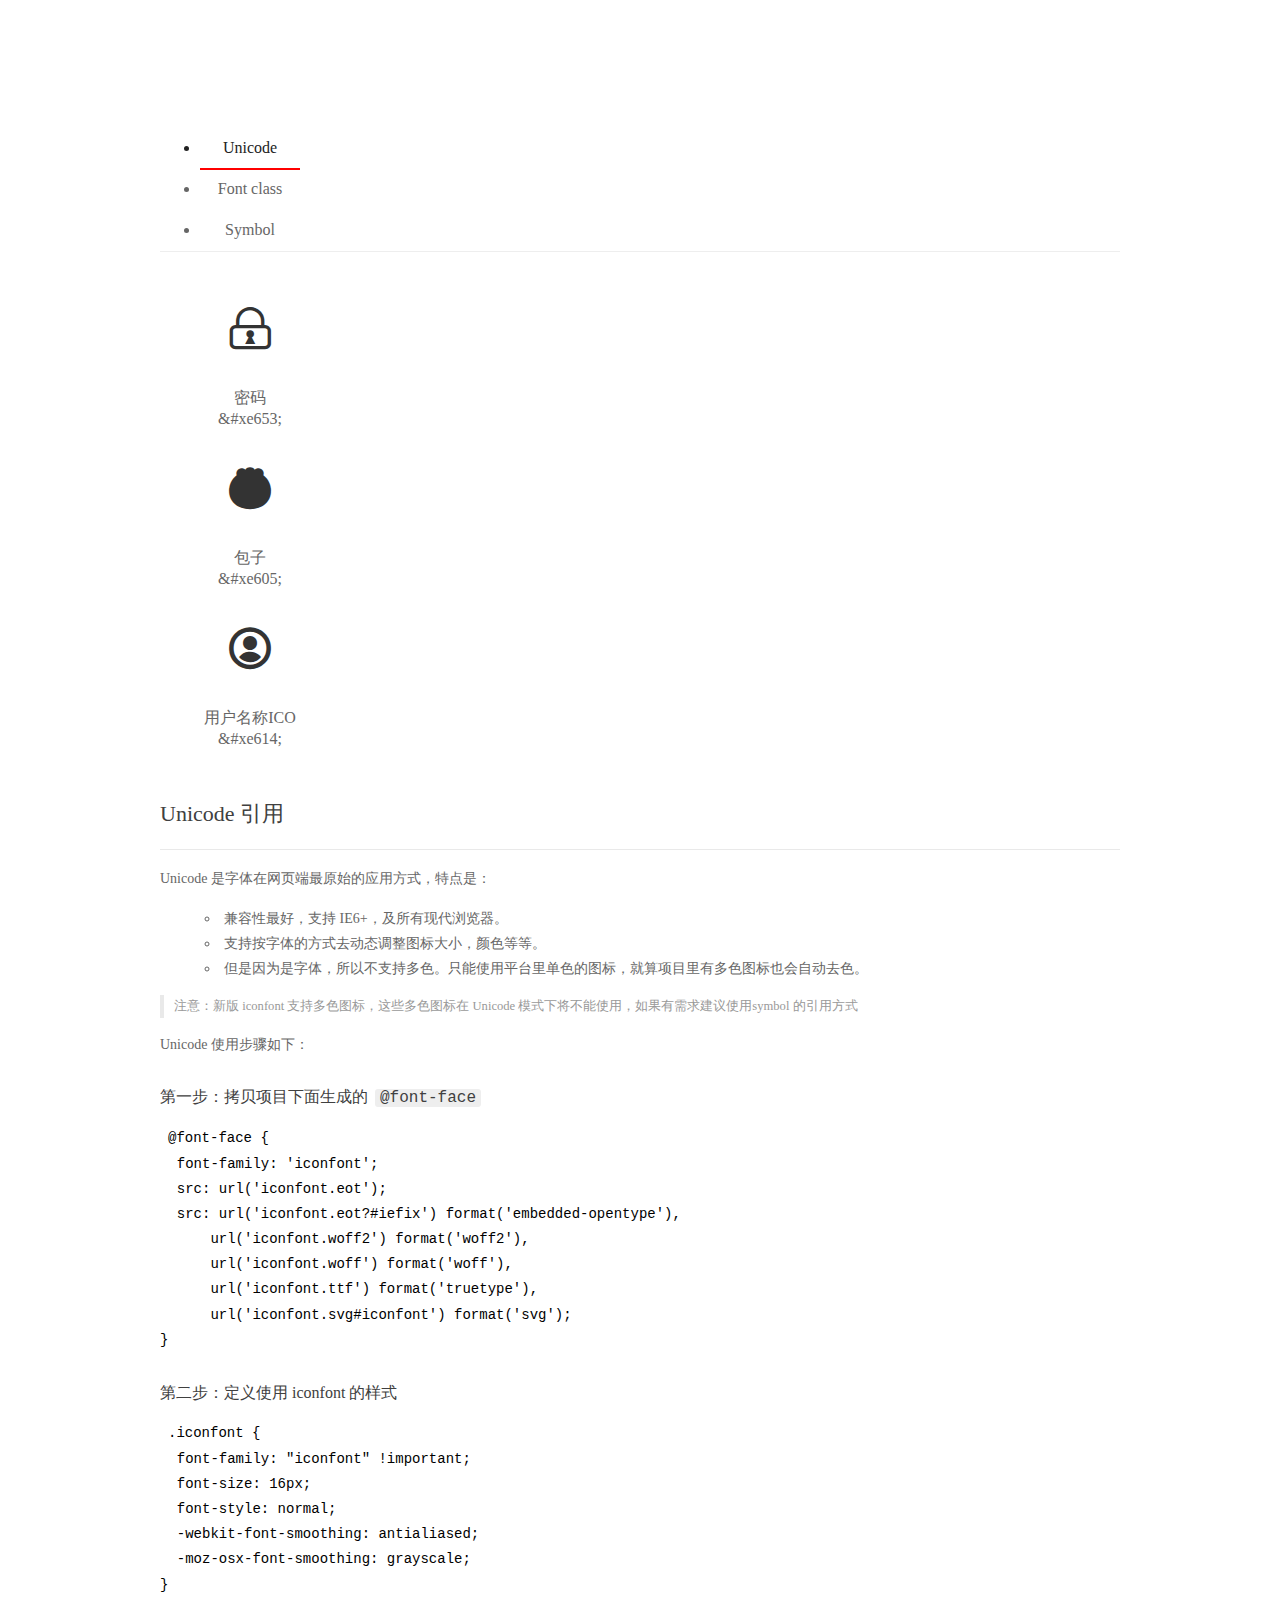
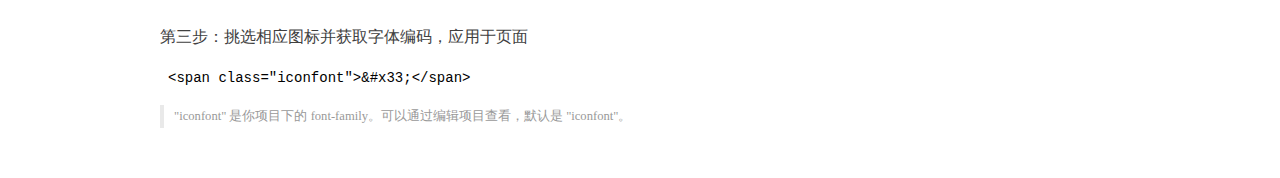
<file: download/font_pv6w05jzqt/demo_index.html>
<!DOCTYPE html>
<html>
<head>
  <meta charset="utf-8"/>
  <title>IconFont Demo</title>
  <link rel="shortcut icon" href="//img.alicdn.com/imgextra/i2/O1CN01ZyAlrn1MwaMhqz36G_!!6000000001499-73-tps-64-64.ico" type="image/x-icon"/>
  <link rel="icon" type="image/svg+xml" href="//img.alicdn.com/imgextra/i4/O1CN01EYTRnJ297D6vehehJ_!!6000000008020-55-tps-64-64.svg"/>
  <link rel="stylesheet" href="https://g.alicdn.com/thx/cube/1.3.2/cube.min.css">
  <link rel="stylesheet" href="demo.css">
  <link rel="stylesheet" href="iconfont.css">
  <script src="iconfont.js"></script>
  <!-- jQuery -->
  <script src="https://a1.alicdn.com/oss/uploads/2018/12/26/7bfddb60-08e8-11e9-9b04-53e73bb6408b.js"></script>
  <!-- 代码高亮 -->
  <script src="https://a1.alicdn.com/oss/uploads/2018/12/26/a3f714d0-08e6-11e9-8a15-ebf944d7534c.js"></script>
</head>
<body>
  <div class="main">
    <h1 class="logo"><a href="https://www.iconfont.cn/" title="iconfont 首页" target="_blank">&#xe86b;</a></h1>
    <div class="nav-tabs">
      <ul id="tabs" class="dib-box">
        <li class="dib active"><span>Unicode</span></li>
        <li class="dib"><span>Font class</span></li>
        <li class="dib"><span>Symbol</span></li>
      </ul>
      
    </div>
    <div class="tab-container">
      <div class="content unicode" style="display: block;">
          <ul class="icon_lists dib-box">
          
            <li class="dib">
              <span class="icon iconfont">&#xe653;</span>
                <div class="name">密码</div>
                <div class="code-name">&amp;#xe653;</div>
              </li>
          
            <li class="dib">
              <span class="icon iconfont">&#xe605;</span>
                <div class="name">包子</div>
                <div class="code-name">&amp;#xe605;</div>
              </li>
          
            <li class="dib">
              <span class="icon iconfont">&#xe614;</span>
                <div class="name">用户名称ICO</div>
                <div class="code-name">&amp;#xe614;</div>
              </li>
          
          </ul>
          <div class="article markdown">
          <h2 id="unicode-">Unicode 引用</h2>
          <hr>

          <p>Unicode 是字体在网页端最原始的应用方式，特点是：</p>
          <ul>
            <li>兼容性最好，支持 IE6+，及所有现代浏览器。</li>
            <li>支持按字体的方式去动态调整图标大小，颜色等等。</li>
            <li>但是因为是字体，所以不支持多色。只能使用平台里单色的图标，就算项目里有多色图标也会自动去色。</li>
          </ul>
          <blockquote>
            <p>注意：新版 iconfont 支持多色图标，这些多色图标在 Unicode 模式下将不能使用，如果有需求建议使用symbol 的引用方式</p>
          </blockquote>
          <p>Unicode 使用步骤如下：</p>
          <h3 id="-font-face">第一步：拷贝项目下面生成的 <code>@font-face</code></h3>
<pre><code class="language-css"
>@font-face {
  font-family: 'iconfont';
  src: url('iconfont.eot');
  src: url('iconfont.eot?#iefix') format('embedded-opentype'),
      url('iconfont.woff2') format('woff2'),
      url('iconfont.woff') format('woff'),
      url('iconfont.ttf') format('truetype'),
      url('iconfont.svg#iconfont') format('svg');
}
</code></pre>
          <h3 id="-iconfont-">第二步：定义使用 iconfont 的样式</h3>
<pre><code class="language-css"
>.iconfont {
  font-family: "iconfont" !important;
  font-size: 16px;
  font-style: normal;
  -webkit-font-smoothing: antialiased;
  -moz-osx-font-smoothing: grayscale;
}
</code></pre>
          <h3 id="-">第三步：挑选相应图标并获取字体编码，应用于页面</h3>
<pre>
<code class="language-html"
>&lt;span class="iconfont"&gt;&amp;#x33;&lt;/span&gt;
</code></pre>
          <blockquote>
            <p>"iconfont" 是你项目下的 font-family。可以通过编辑项目查看，默认是 "iconfont"。</p>
          </blockquote>
          </div>
      </div>
      <div class="content font-class">
        <ul class="icon_lists dib-box">
          
          <li class="dib">
            <span class="icon iconfont icon-mima"></span>
            <div class="name">
              密码
            </div>
            <div class="code-name">.icon-mima
            </div>
          </li>
          
          <li class="dib">
            <span class="icon iconfont icon-baozi"></span>
            <div class="name">
              包子
            </div>
            <div class="code-name">.icon-baozi
            </div>
          </li>
          
          <li class="dib">
            <span class="icon iconfont icon-yonghumingchengICO"></span>
            <div class="name">
              用户名称ICO
            </div>
            <div class="code-name">.icon-yonghumingchengICO
            </div>
          </li>
          
        </ul>
        <div class="article markdown">
        <h2 id="font-class-">font-class 引用</h2>
        <hr>

        <p>font-class 是 Unicode 使用方式的一种变种，主要是解决 Unicode 书写不直观，语意不明确的问题。</p>
        <p>与 Unicode 使用方式相比，具有如下特点：</p>
        <ul>
          <li>兼容性良好，支持 IE8+，及所有现代浏览器。</li>
          <li>相比于 Unicode 语意明确，书写更直观。可以很容易分辨这个 icon 是什么。</li>
          <li>因为使用 class 来定义图标，所以当要替换图标时，只需要修改 class 里面的 Unicode 引用。</li>
          <li>不过因为本质上还是使用的字体，所以多色图标还是不支持的。</li>
        </ul>
        <p>使用步骤如下：</p>
        <h3 id="-fontclass-">第一步：引入项目下面生成的 fontclass 代码：</h3>
<pre><code class="language-html">&lt;link rel="stylesheet" href="./iconfont.css"&gt;
</code></pre>
        <h3 id="-">第二步：挑选相应图标并获取类名，应用于页面：</h3>
<pre><code class="language-html">&lt;span class="iconfont icon-xxx"&gt;&lt;/span&gt;
</code></pre>
        <blockquote>
          <p>"
            iconfont" 是你项目下的 font-family。可以通过编辑项目查看，默认是 "iconfont"。</p>
        </blockquote>
      </div>
      </div>
      <div class="content symbol">
          <ul class="icon_lists dib-box">
          
            <li class="dib">
                <svg class="icon svg-icon" aria-hidden="true">
                  <use xlink:href="#icon-mima"></use>
                </svg>
                <div class="name">密码</div>
                <div class="code-name">#icon-mima</div>
            </li>
          
            <li class="dib">
                <svg class="icon svg-icon" aria-hidden="true">
                  <use xlink:href="#icon-baozi"></use>
                </svg>
                <div class="name">包子</div>
                <div class="code-name">#icon-baozi</div>
            </li>
          
            <li class="dib">
                <svg class="icon svg-icon" aria-hidden="true">
                  <use xlink:href="#icon-yonghumingchengICO"></use>
                </svg>
                <div class="name">用户名称ICO</div>
                <div class="code-name">#icon-yonghumingchengICO</div>
            </li>
          
          </ul>
          <div class="article markdown">
          <h2 id="symbol-">Symbol 引用</h2>
          <hr>

          <p>这是一种全新的使用方式，应该说这才是未来的主流，也是平台目前推荐的用法。相关介绍可以参考这篇<a href="">文章</a>
            这种用法其实是做了一个 SVG 的集合，与另外两种相比具有如下特点：</p>
          <ul>
            <li>支持多色图标了，不再受单色限制。</li>
            <li>通过一些技巧，支持像字体那样，通过 <code>font-size</code>, <code>color</code> 来调整样式。</li>
            <li>兼容性较差，支持 IE9+，及现代浏览器。</li>
            <li>浏览器渲染 SVG 的性能一般，还不如 png。</li>
          </ul>
          <p>使用步骤如下：</p>
          <h3 id="-symbol-">第一步：引入项目下面生成的 symbol 代码：</h3>
<pre><code class="language-html">&lt;script src="./iconfont.js"&gt;&lt;/script&gt;
</code></pre>
          <h3 id="-css-">第二步：加入通用 CSS 代码（引入一次就行）：</h3>
<pre><code class="language-html">&lt;style&gt;
.icon {
  width: 1em;
  height: 1em;
  vertical-align: -0.15em;
  fill: currentColor;
  overflow: hidden;
}
&lt;/style&gt;
</code></pre>
          <h3 id="-">第三步：挑选相应图标并获取类名，应用于页面：</h3>
<pre><code class="language-html">&lt;svg class="icon" aria-hidden="true"&gt;
  &lt;use xlink:href="#icon-xxx"&gt;&lt;/use&gt;
&lt;/svg&gt;
</code></pre>
          </div>
      </div>

    </div>
  </div>
  <script>
  $(document).ready(function () {
      $('.tab-container .content:first').show()

      $('#tabs li').click(function (e) {
        var tabContent = $('.tab-container .content')
        var index = $(this).index()

        if ($(this).hasClass('active')) {
          return
        } else {
          $('#tabs li').removeClass('active')
          $(this).addClass('active')

          tabContent.hide().eq(index).fadeIn()
        }
      })
    })
  </script>
</body>
</html>
</file>
<file: download/font_pv6w05jzqt/demo.css>
/* Logo 字体 */
@font-face {
  font-family: "iconfont logo";
  src: url('https://at.alicdn.com/t/font_985780_km7mi63cihi.eot?t=1545807318834');
  src: url('https://at.alicdn.com/t/font_985780_km7mi63cihi.eot?t=1545807318834#iefix') format('embedded-opentype'),
    url('https://at.alicdn.com/t/font_985780_km7mi63cihi.woff?t=1545807318834') format('woff'),
    url('https://at.alicdn.com/t/font_985780_km7mi63cihi.ttf?t=1545807318834') format('truetype'),
    url('https://at.alicdn.com/t/font_985780_km7mi63cihi.svg?t=1545807318834#iconfont') format('svg');
}

.logo {
  font-family: "iconfont logo";
  font-size: 160px;
  font-style: normal;
  -webkit-font-smoothing: antialiased;
  -moz-osx-font-smoothing: grayscale;
}

/* tabs */
.nav-tabs {
  position: relative;
}

.nav-tabs .nav-more {
  position: absolute;
  right: 0;
  bottom: 0;
  height: 42px;
  line-height: 42px;
  color: #666;
}

#tabs {
  border-bottom: 1px solid #eee;
}

#tabs li {
  cursor: pointer;
  width: 100px;
  height: 40px;
  line-height: 40px;
  text-align: center;
  font-size: 16px;
  border-bottom: 2px solid transparent;
  position: relative;
  z-index: 1;
  margin-bottom: -1px;
  color: #666;
}


#tabs .active {
  border-bottom-color: #f00;
  color: #222;
}

.tab-container .content {
  display: none;
}

/* 页面布局 */
.main {
  padding: 30px 100px;
  width: 960px;
  margin: 0 auto;
}

.main .logo {
  color: #333;
  text-align: left;
  margin-bottom: 30px;
  line-height: 1;
  height: 110px;
  margin-top: -50px;
  overflow: hidden;
  *zoom: 1;
}

.main .logo a {
  font-size: 160px;
  color: #333;
}

.helps {
  margin-top: 40px;
}

.helps pre {
  padding: 20px;
  margin: 10px 0;
  border: solid 1px #e7e1cd;
  background-color: #fffdef;
  overflow: auto;
}

.icon_lists {
  width: 100% !important;
  overflow: hidden;
  *zoom: 1;
}

.icon_lists li {
  width: 100px;
  margin-bottom: 10px;
  margin-right: 20px;
  text-align: center;
  list-style: none !important;
  cursor: default;
}

.icon_lists li .code-name {
  line-height: 1.2;
}

.icon_lists .icon {
  display: block;
  height: 100px;
  line-height: 100px;
  font-size: 42px;
  margin: 10px auto;
  color: #333;
  -webkit-transition: font-size 0.25s linear, width 0.25s linear;
  -moz-transition: font-size 0.25s linear, width 0.25s linear;
  transition: font-size 0.25s linear, width 0.25s linear;
}

.icon_lists .icon:hover {
  font-size: 100px;
}

.icon_lists .svg-icon {
  /* 通过设置 font-size 来改变图标大小 */
  width: 1em;
  /* 图标和文字相邻时，垂直对齐 */
  vertical-align: -0.15em;
  /* 通过设置 color 来改变 SVG 的颜色/fill */
  fill: currentColor;
  /* path 和 stroke 溢出 viewBox 部分在 IE 下会显示
      normalize.css 中也包含这行 */
  overflow: hidden;
}

.icon_lists li .name,
.icon_lists li .code-name {
  color: #666;
}

/* markdown 样式 */
.markdown {
  color: #666;
  font-size: 14px;
  line-height: 1.8;
}

.highlight {
  line-height: 1.5;
}

.markdown img {
  vertical-align: middle;
  max-width: 100%;
}

.markdown h1 {
  color: #404040;
  font-weight: 500;
  line-height: 40px;
  margin-bottom: 24px;
}

.markdown h2,
.markdown h3,
.markdown h4,
.markdown h5,
.markdown h6 {
  color: #404040;
  margin: 1.6em 0 0.6em 0;
  font-weight: 500;
  clear: both;
}

.markdown h1 {
  font-size: 28px;
}

.markdown h2 {
  font-size: 22px;
}

.markdown h3 {
  font-size: 16px;
}

.markdown h4 {
  font-size: 14px;
}

.markdown h5 {
  font-size: 12px;
}

.markdown h6 {
  font-size: 12px;
}

.markdown hr {
  height: 1px;
  border: 0;
  background: #e9e9e9;
  margin: 16px 0;
  clear: both;
}

.markdown p {
  margin: 1em 0;
}

.markdown>p,
.markdown>blockquote,
.markdown>.highlight,
.markdown>ol,
.markdown>ul {
  width: 80%;
}

.markdown ul>li {
  list-style: circle;
}

.markdown>ul li,
.markdown blockquote ul>li {
  margin-left: 20px;
  padding-left: 4px;
}

.markdown>ul li p,
.markdown>ol li p {
  margin: 0.6em 0;
}

.markdown ol>li {
  list-style: decimal;
}

.markdown>ol li,
.markdown blockquote ol>li {
  margin-left: 20px;
  padding-left: 4px;
}

.markdown code {
  margin: 0 3px;
  padding: 0 5px;
  background: #eee;
  border-radius: 3px;
}

.markdown strong,
.markdown b {
  font-weight: 600;
}

.markdown>table {
  border-collapse: collapse;
  border-spacing: 0px;
  empty-cells: show;
  border: 1px solid #e9e9e9;
  width: 95%;
  margin-bottom: 24px;
}

.markdown>table th {
  white-space: nowrap;
  color: #333;
  font-weight: 600;
}

.markdown>table th,
.markdown>table td {
  border: 1px solid #e9e9e9;
  padding: 8px 16px;
  text-align: left;
}

.markdown>table th {
  background: #F7F7F7;
}

.markdown blockquote {
  font-size: 90%;
  color: #999;
  border-left: 4px solid #e9e9e9;
  padding-left: 0.8em;
  margin: 1em 0;
}

.markdown blockquote p {
  margin: 0;
}

.markdown .anchor {
  opacity: 0;
  transition: opacity 0.3s ease;
  margin-left: 8px;
}

.markdown .waiting {
  color: #ccc;
}

.markdown h1:hover .anchor,
.markdown h2:hover .anchor,
.markdown h3:hover .anchor,
.markdown h4:hover .anchor,
.markdown h5:hover .anchor,
.markdown h6:hover .anchor {
  opacity: 1;
  display: inline-block;
}

.markdown>br,
.markdown>p>br {
  clear: both;
}


.hljs {
  display: block;
  background: white;
  padding: 0.5em;
  color: #333333;
  overflow-x: auto;
}

.hljs-comment,
.hljs-meta {
  color: #969896;
}

.hljs-string,
.hljs-variable,
.hljs-template-variable,
.hljs-strong,
.hljs-emphasis,
.hljs-quote {
  color: #df5000;
}

.hljs-keyword,
.hljs-selector-tag,
.hljs-type {
  color: #a71d5d;
}

.hljs-literal,
.hljs-symbol,
.hljs-bullet,
.hljs-attribute {
  color: #0086b3;
}

.hljs-section,
.hljs-name {
  color: #63a35c;
}

.hljs-tag {
  color: #333333;
}

.hljs-title,
.hljs-attr,
.hljs-selector-id,
.hljs-selector-class,
.hljs-selector-attr,
.hljs-selector-pseudo {
  color: #795da3;
}

.hljs-addition {
  color: #55a532;
  background-color: #eaffea;
}

.hljs-deletion {
  color: #bd2c00;
  background-color: #ffecec;
}

.hljs-link {
  text-decoration: underline;
}

/* 代码高亮 */
/* PrismJS 1.15.0
https://prismjs.com/download.html#themes=prism&languages=markup+css+clike+javascript */
/**
 * prism.js default theme for JavaScript, CSS and HTML
 * Based on dabblet (http://dabblet.com)
 * @author Lea Verou
 */
code[class*="language-"],
pre[class*="language-"] {
  color: black;
  background: none;
  text-shadow: 0 1px white;
  font-family: Consolas, Monaco, 'Andale Mono', 'Ubuntu Mono', monospace;
  text-align: left;
  white-space: pre;
  word-spacing: normal;
  word-break: normal;
  word-wrap: normal;
  line-height: 1.5;

  -moz-tab-size: 4;
  -o-tab-size: 4;
  tab-size: 4;

  -webkit-hyphens: none;
  -moz-hyphens: none;
  -ms-hyphens: none;
  hyphens: none;
}

pre[class*="language-"]::-moz-selection,
pre[class*="language-"] ::-moz-selection,
code[class*="language-"]::-moz-selection,
code[class*="language-"] ::-moz-selection {
  text-shadow: none;
  background: #b3d4fc;
}

pre[class*="language-"]::selection,
pre[class*="language-"] ::selection,
code[class*="language-"]::selection,
code[class*="language-"] ::selection {
  text-shadow: none;
  background: #b3d4fc;
}

@media print {

  code[class*="language-"],
  pre[class*="language-"] {
    text-shadow: none;
  }
}

/* Code blocks */
pre[class*="language-"] {
  padding: 1em;
  margin: .5em 0;
  overflow: auto;
}

:not(pre)>code[class*="language-"],
pre[class*="language-"] {
  background: #f5f2f0;
}

/* Inline code */
:not(pre)>code[class*="language-"] {
  padding: .1em;
  border-radius: .3em;
  white-space: normal;
}

.token.comment,
.token.prolog,
.token.doctype,
.token.cdata {
  color: slategray;
}

.token.punctuation {
  color: #999;
}

.namespace {
  opacity: .7;
}

.token.property,
.token.tag,
.token.boolean,
.token.number,
.token.constant,
.token.symbol,
.token.deleted {
  color: #905;
}

.token.selector,
.token.attr-name,
.token.string,
.token.char,
.token.builtin,
.token.inserted {
  color: #690;
}

.token.operator,
.token.entity,
.token.url,
.language-css .token.string,
.style .token.string {
  color: #9a6e3a;
  background: hsla(0, 0%, 100%, .5);
}

.token.atrule,
.token.attr-value,
.token.keyword {
  color: #07a;
}

.token.function,
.token.class-name {
  color: #DD4A68;
}

.token.regex,
.token.important,
.token.variable {
  color: #e90;
}

.token.important,
.token.bold {
  font-weight: bold;
}

.token.italic {
  font-style: italic;
}

.token.entity {
  cursor: help;
}
</file>
<file: download/font_pv6w05jzqt/iconfont.css>
@font-face {font-family: "iconfont";
  src: url('iconfont.eot?t=1617196851972'); /* IE9 */
  src: url('iconfont.eot?t=1617196851972#iefix') format('embedded-opentype'), /* IE6-IE8 */
  url('[data-uri]') format('woff2'),
  url('iconfont.woff?t=1617196851972') format('woff'),
  url('iconfont.ttf?t=1617196851972') format('truetype'), /* chrome, firefox, opera, Safari, Android, iOS 4.2+ */
  url('iconfont.svg?t=1617196851972#iconfont') format('svg'); /* iOS 4.1- */
}

.iconfont {
  font-family: "iconfont" !important;
  font-size: 16px;
  font-style: normal;
  -webkit-font-smoothing: antialiased;
  -moz-osx-font-smoothing: grayscale;
}

.icon-mima:before {
  content: "\e653";
}

.icon-baozi:before {
  content: "\e605";
}

.icon-yonghumingchengICO:before {
  content: "\e614";
}
</file>
